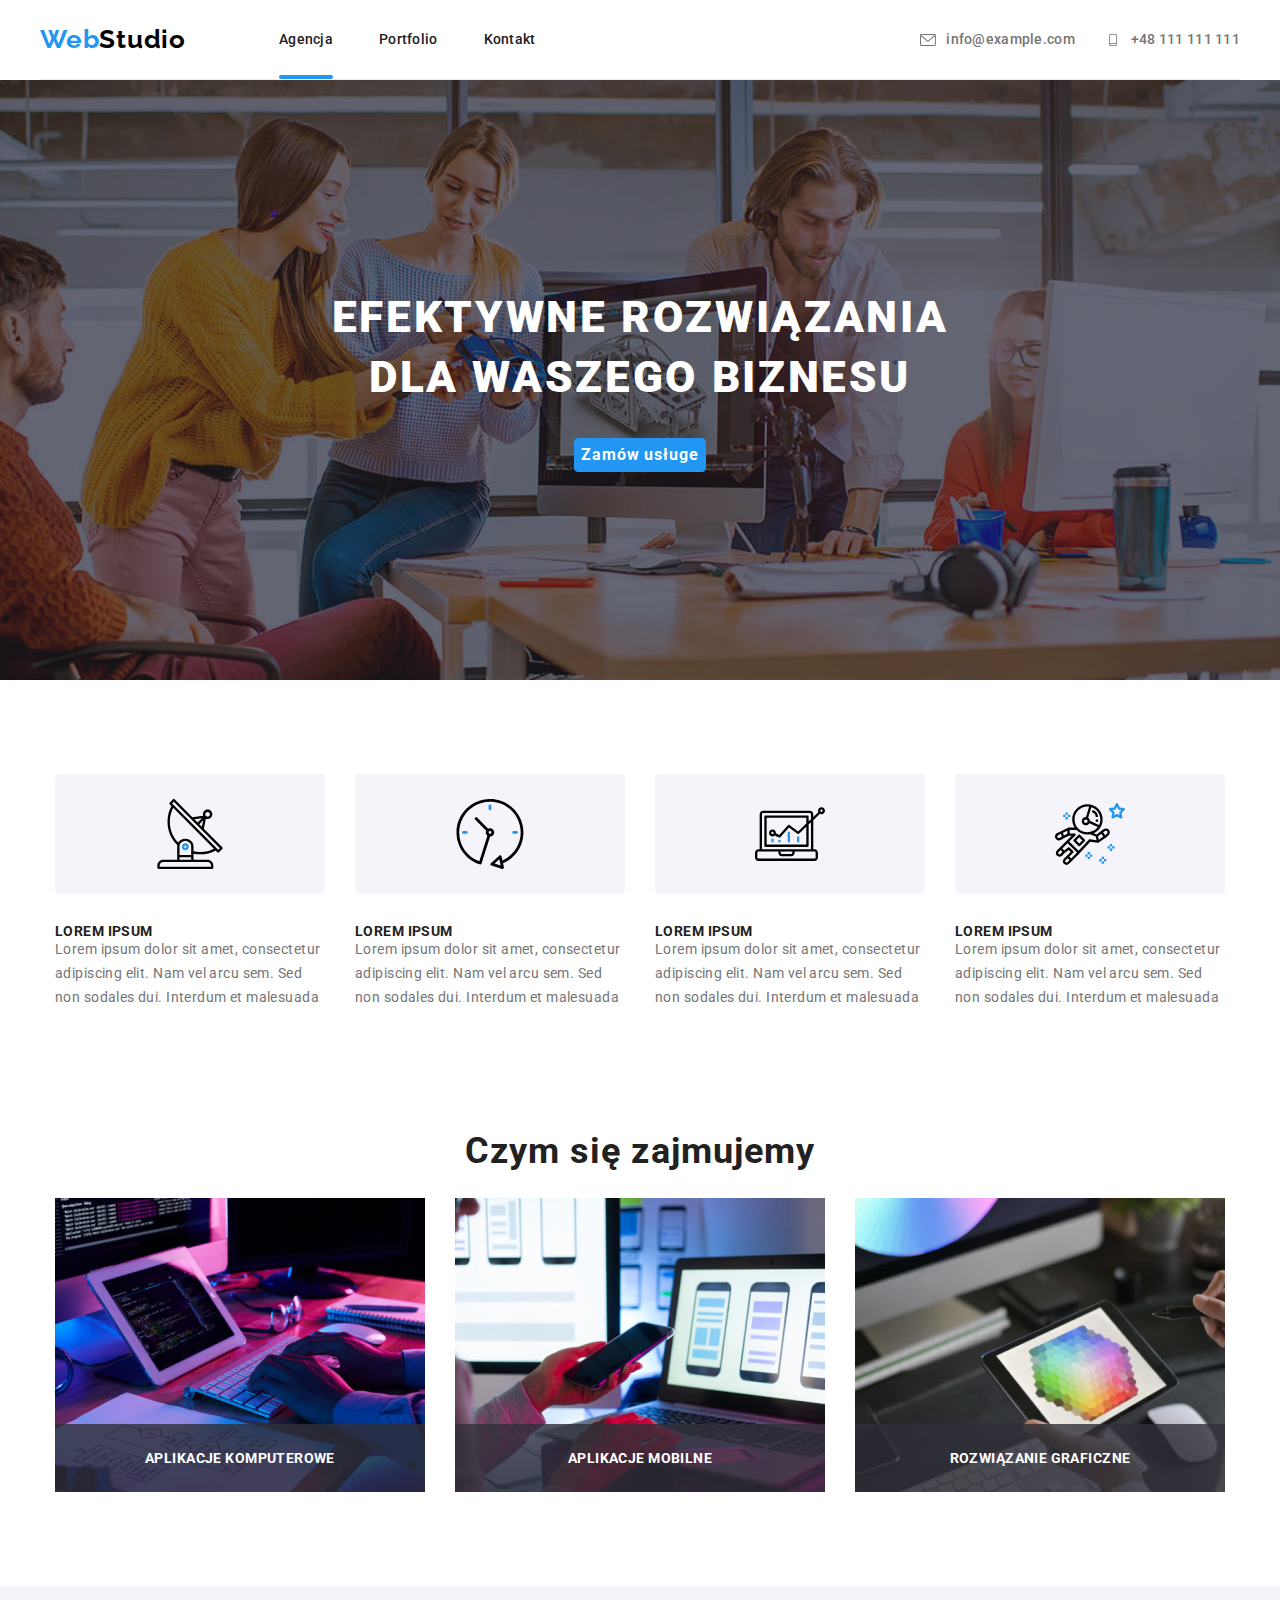
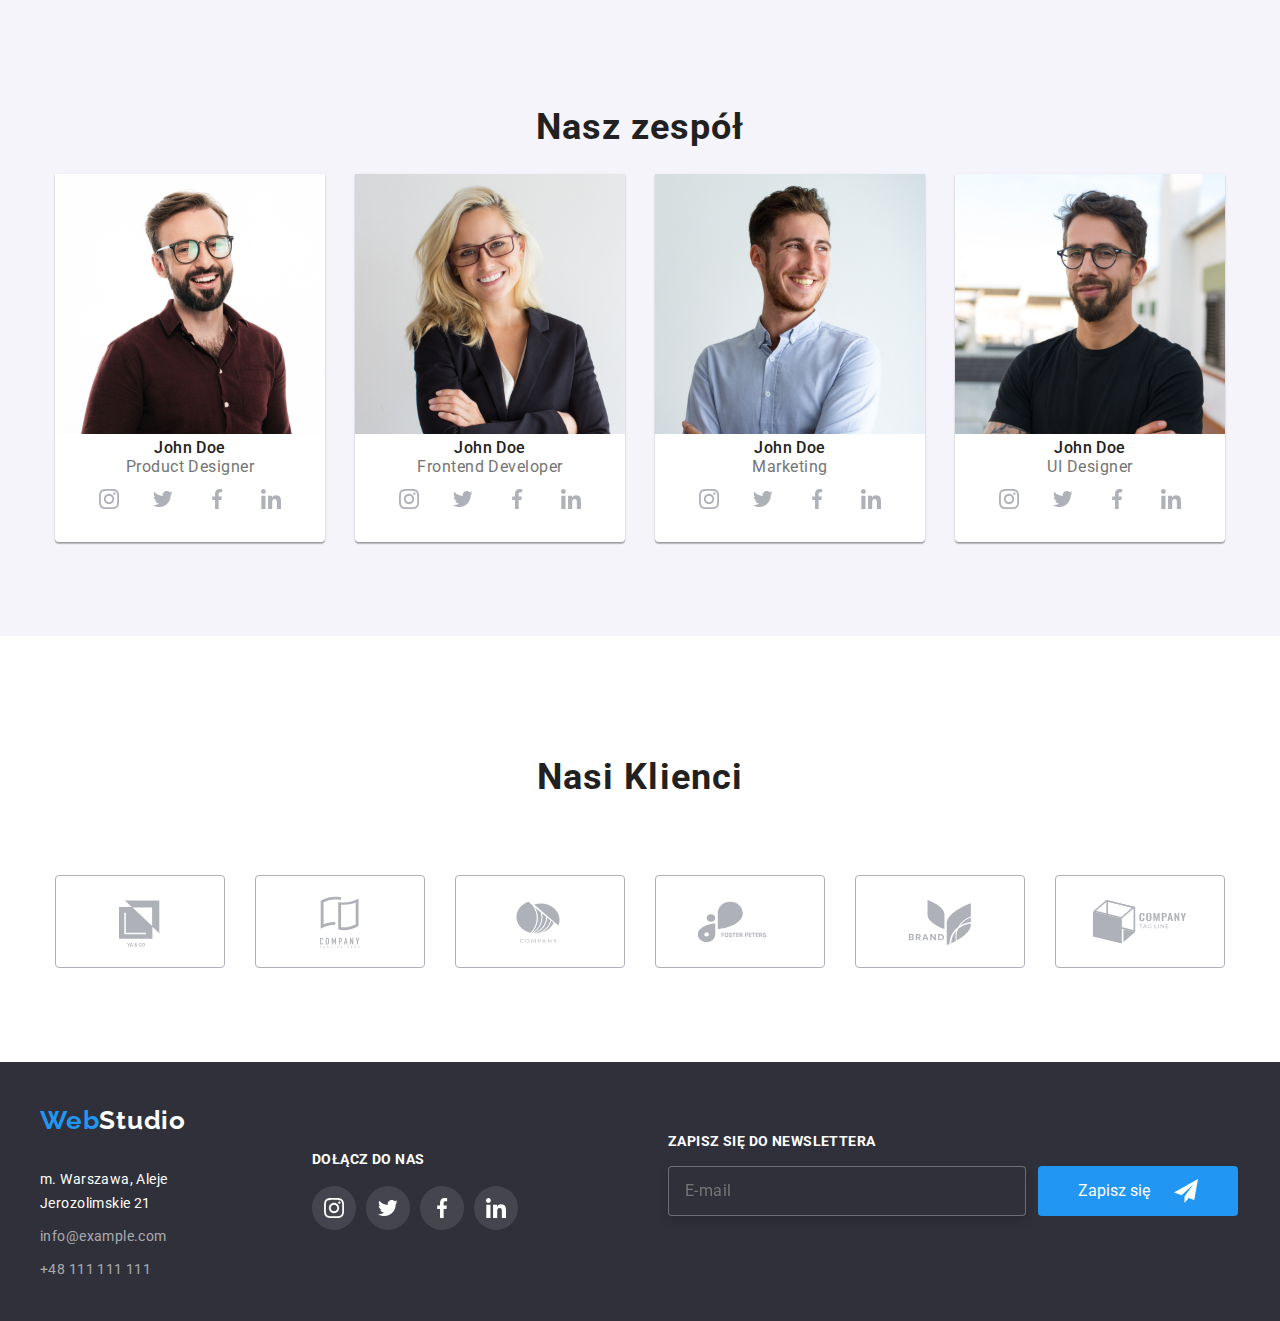
<file: index.html>
<!DOCTYPE html>
<html lang="en">
  <head>
    <meta charset="UTF-8" />
    <meta http-equiv="X-UA-Compatible" content="IE=edge" />
    <meta name="viewport" content="width=device-width, initial-scale=1.0" />
    <link rel="stylesheet" href="css/styles.css" />
    <link rel="preconnect" href="https://fonts.googleapis.com" />
    <link rel="preconnect" href="https://fonts.gstatic.com" crossorigin />
    <link
      href="https://fonts.googleapis.com/css2?family=Raleway:wght@700&family=Roboto:wght@400;500;700;900&display=swap"
      rel="stylesheet"
    />
    <title>Studio</title>
  </head>
  <body>
    <header class="header">
      <div class="header-wrapper">
        <a class="logo-link-header" href="index.html"
          ><span class="web-color">Web</span>Studio</a
        >
        <nav class="navigation">
          <ul>
            <li>
              <a class="nav-element current-page-main" href="index.html"
                >Agencja</a
              >
            </li>
            <li>
              <a class="nav-element" href="portfolio.html">Portfolio</a>
            </li>
            <li>
              <a class="nav-element">Kontakt</a>
            </li>
          </ul>
        </nav>
      </div>
      <ul class="header-contact-wrapper">
        <li>
          <div>
            <svg width="16" height="12" class="header-contact-icon">
              <use href="images/icons.svg#icon-envelope"></use>
            </svg>
            <a
              class="header-contact header-contact-email"
              href="mailto:info@example.com"
              >info@example.com</a
            >
          </div>
        </li>
        <li>
          <div>
            <svg width="16" height="12" class="header-contact-icon">
              <use href="images/icons.svg#icon-smartphone"></use>
            </svg>
            <p class="header-contact">+48 111 111 111</p>
          </div>
        </li>
      </ul>
    </header>
    <main>
      <section class="banner">
        <h1 class="banner-header">EFEKTYWNE ROZWIĄZANIA DLA WASZEGO BIZNESU</h1>
        <button class="banner-button" type="button" data-modal-open>
          Zamów usługe
        </button>
        <div class="backdrop is-hidden" data-modal>
          <div class="modal">
            <button class="modal-close-button" data-modal-close>
              <svg width="18" height="18">
                <use href="images/icons.svg#icon-close"></use>
              </svg>
            </button>
            <form class="order-form">
              <p class="form-title">Zostaw swoje dane w formularzu poniżej</p>
              <fieldset class="form-fieldset">
                <label class="form-label" for="name">Imie</label>
                <svg class="form-icon" width="18" height="18">
                  <use href="images/icons.svg#icon-person"></use>
                </svg>
                <input
                  id="name"
                  name="name"
                  class="form-input"
                  type="text"
                  required
                  minlength="2"
                  maxlength="10"
                />
              </fieldset>
              <fieldset class="form-fieldset">
                <label class="form-label" for="telephone">Telefon</label>
                <svg class="form-icon" width="18" height="18">
                  <use href="images/icons.svg#icon-telephone"></use>
                </svg>
                <input
                  id="telephone"
                  name="telephone"
                  class="form-input"
                  type="tel"
                  required
                />
              </fieldset>
              <fieldset class="form-fieldset">
                <label class="form-label" for="email"> Email</label>
                <svg class="form-icon" width="18" height="18">
                  <use href="images/icons.svg#icon-form-envelope"></use>
                </svg>
                <input
                  id="email"
                  name="email"
                  class="form-input"
                  type="email"
                  required
                />
              </fieldset>
              <fieldset class="form-textarea-wrapper">
                <label class="form-label" for="comment">Komentarz</label>
                <textarea
                  placeholder="Wprowadź tekst"
                  id="comment"
                  name="comment"
                  class="form-textarea"
                  rows="9"
                  maxlength="200"
                ></textarea>
              </fieldset>
              <fielset class="form-privacy-policy">
                <input
                  type="checkbox"
                  id="form-checkbox"
                  name="form-checkbox"
                  class="form-checkbox"
                  required
                />
                <label for="form-checkbox">
                  Oświadczam iż akceptuję&nbsp
                  <a href="#">Regulamin</a> &nbspi&nbsp
                  <a href="#">Politykę Prywatności.</a>
                </label>
                <div class="checkmark">
                  <svg width="11" height="8">
                    <use href="images/icons.svg#icon-checkmark"></use>
                  </svg>
                </div>
              </fielset>
              <button class="form-button" type="submit">
                <span>Wyślij</span>
              </button>
            </form>
          </div>
        </div>
      </section>
      <section class="description section">
        <ul class="description-list-items">
          <li>
            <div class="description-icon-wrapper">
              <svg width="70" height="70" class="description-icon">
                <use href="images/icons.svg#icon-antenna"></use>
              </svg>
            </div>
            <h4>LOREM IPSUM</h4>
            <p class="description-text">
              Lorem ipsum dolor sit amet, consectetur adipiscing elit. Nam vel
              arcu sem. Sed non sodales dui. Interdum et malesuada
            </p>
          </li>
          <li>
            <div class="description-icon-wrapper">
              <svg width="70" height="70" class="description-icon">
                <use href="images/icons.svg#icon-clock"></use>
              </svg>
            </div>
            <h4>LOREM IPSUM</h4>
            <p class="description-text">
              Lorem ipsum dolor sit amet, consectetur adipiscing elit. Nam vel
              arcu sem. Sed non sodales dui. Interdum et malesuada
            </p>
          </li>
          <li>
            <div class="description-icon-wrapper">
              <svg width="70" height="70" class="description-icon">
                <use href="images/icons.svg#icon-diagram"></use>
              </svg>
            </div>
            <h4>LOREM IPSUM</h4>
            <p class="description-text">
              Lorem ipsum dolor sit amet, consectetur adipiscing elit. Nam vel
              arcu sem. Sed non sodales dui. Interdum et malesuada
            </p>
          </li>
          <li>
            <div class="description-icon-wrapper">
              <svg width="70" height="70" class="description-icon">
                <use href="images/icons.svg#icon-astronaut"></use>
              </svg>
            </div>
            <h4>LOREM IPSUM</h4>
            <p class="description-text">
              Lorem ipsum dolor sit amet, consectetur adipiscing elit. Nam vel
              arcu sem. Sed non sodales dui. Interdum et malesuada
            </p>
          </li>
        </ul>
        <div class="description-title">
          <h2>Czym się zajmujemy</h2>
          <ul>
            <li class="description-image">
              <img
                src="images/close-up-image-programer-working-his-desk-office_1098-18707.jpg"
                alt="close up image programer working his desk office"
                width="370"
                height="294"
              />
              <p class="service-description">Aplikacje Komputerowe</p>
            </li>
            <li class="description-image">
              <img
                src="images/web-ui-designers-are-developing-application-smartphones-team-creators-is-working-interface-mobile-phones_8119-2713.jpg"
                alt="web ui designers are developing application smartphones team
        creators is working interface mobile phones"
                width="370"
                height="294"
              />
              <p class="service-description">Aplikacje Mobilne</p>
            </li>
            <li class="description-image">
              <img
                src="images/creative-artist-web-design-with-working-colour-selection-graphic-tablet_35674-1119.jpg"
                alt="creative artist web design with working colour selection graphic
        tablet"
                width="370"
                height="294"
              />
              <p class="service-description">Rozwiązanie Graficzne</p>
            </li>
          </ul>
        </div>
      </section>
      <section class="our-team section">
        <h2>Nasz zespół</h2>
        <ul>
          <li class="team-card">
            <img
              src="images/4853.jpg"
              alt="Product Designer"
              width="270"
              height="260"
            />
            <p class="team-card-name">John Doe</p>
            <p class="team-card-job">Product Designer</p>
            <div class="our-team-icons-wrapper">
              <ul>
                <li>
                  <svg width="20" height="20" class="our-team-icons">
                    <use href="images/icons.svg#icon-instagram"></use>
                  </svg>
                </li>
                <li>
                  <svg width="20" height="20" class="our-team-icons">
                    <use href="images/icons.svg#icon-twitter"></use>
                  </svg>
                </li>
                <li>
                  <svg width="20" height="20" class="our-team-icons">
                    <use href="images/icons.svg#icon-facebook"></use>
                  </svg>
                </li>
                <li>
                  <svg width="20" height="20" class="our-team-icons">
                    <use href="images/icons.svg#icon-linkedin"></use>
                  </svg>
                </li>
              </ul>
            </div>
          </li>
          <li class="team-card">
            <img
              src="images/5844.jpg"
              alt="Frontend Developer"
              width="270"
              height="260"
            />
            <p class="team-card-name">John Doe</p>
            <p class="team-card-job">Frontend Developer</p>
            <div class="our-team-icons-wrapper">
              <ul>
                <li>
                  <svg width="20" height="20" class="our-team-icons">
                    <use href="images/icons.svg#icon-instagram"></use>
                  </svg>
                </li>
                <li>
                  <svg width="20" height="20" class="our-team-icons">
                    <use href="images/icons.svg#icon-twitter"></use>
                  </svg>
                </li>
                <li>
                  <svg width="20" height="20" class="our-team-icons">
                    <use href="images/icons.svg#icon-facebook"></use>
                  </svg>
                </li>
                <li>
                  <svg width="20" height="20" class="our-team-icons">
                    <use href="images/icons.svg#icon-linkedin"></use>
                  </svg>
                </li>
              </ul>
            </div>
          </li>
          <li class="team-card">
            <img
              src="images/16166.jpg"
              alt="Marketing"
              width="270"
              height="260"
            />
            <p class="team-card-name">John Doe</p>
            <p class="team-card-job">Marketing</p>
            <div class="our-team-icons-wrapper">
              <ul>
                <li>
                  <svg width="20" height="20" class="our-team-icons">
                    <use href="images/icons.svg#icon-instagram"></use>
                  </svg>
                </li>
                <li>
                  <svg width="20" height="20" class="our-team-icons">
                    <use href="images/icons.svg#icon-twitter"></use>
                  </svg>
                </li>
                <li>
                  <svg width="20" height="20" class="our-team-icons">
                    <use href="images/icons.svg#icon-facebook"></use>
                  </svg>
                </li>
                <li>
                  <svg width="20" height="20" class="our-team-icons">
                    <use href="images/icons.svg#icon-linkedin"></use>
                  </svg>
                </li>
              </ul>
            </div>
          </li>
          <li class="team-card">
            <img
              src="images/2968.jpg"
              alt="UI Designer"
              width="270"
              height="260"
            />
            <p class="team-card-name">John Doe</p>
            <p class="team-card-job">UI Designer</p>
            <div class="our-team-icons-wrapper">
              <ul>
                <li>
                  <svg width="20" height="20" class="our-team-icons">
                    <use href="images/icons.svg#icon-instagram"></use>
                  </svg>
                </li>
                <li>
                  <svg width="20" height="20" class="our-team-icons">
                    <use href="images/icons.svg#icon-twitter"></use>
                  </svg>
                </li>
                <li>
                  <svg width="20" height="20" class="our-team-icons">
                    <use href="images/icons.svg#icon-facebook"></use>
                  </svg>
                </li>
                <li>
                  <svg width="20" height="20" class="our-team-icons">
                    <use href="images/icons.svg#icon-linkedin"></use>
                  </svg>
                </li>
              </ul>
            </div>
          </li>
        </ul>
      </section>
      <section class="our-clients section">
        <h2>Nasi Klienci</h2>
        <ul>
          <li>
            <div>
              <svg width="106" height="60" class="our-clients-icon">
                <use href="images/icons.svg#icon-company-1"></use>
              </svg>
            </div>
          </li>
          <li>
            <div>
              <svg width="106" height="60" class="our-clients-icon">
                <use href="images/icons.svg#icon-company-2"></use>
              </svg>
            </div>
          </li>
          <li>
            <div>
              <svg width="106" height="60" class="our-clients-icon">
                <use href="images/icons.svg#icon-company-3"></use>
              </svg>
            </div>
          </li>
          <li>
            <div>
              <svg width="106" height="60" class="our-clients-icon">
                <use href="images/icons.svg#icon-company-4"></use>
              </svg>
            </div>
          </li>
          <li>
            <div>
              <svg width="106" height="60" class="our-clients-icon">
                <use href="images/icons.svg#icon-company-5"></use>
              </svg>
            </div>
          </li>
          <li>
            <div>
              <svg width="106" height="60" class="our-clients-icon">
                <use href="images/icons.svg#icon-company-6"></use>
              </svg>
            </div>
          </li>
        </ul>
      </section>
    </main>
    <footer class="footer">
      <div class="footer-wrapper">
        <div>
          <a class="logo-link-footer" href="index.html"
            ><span class="web-color">Web</span>Studio</a
          >
          <address class="footer-address-wrapper">
            <ul>
              <li>
                <span class="footer-address"
                  >m. Warszawa, Aleje Jerozolimskie 21</span
                >
              </li>
              <li>
                <span>
                  <a class="footer-contact" href="mailto:info@example.com"
                    >info@example.com</a
                  ></span
                >
              </li>
              <li>
                <span class="footer-contact">+48 111 111 111</span>
              </li>
            </ul>
          </address>
        </div>
        <div class="join-to-us">
          <p>DOŁĄCZ DO NAS</p>
          <ul>
            <div class="footer-icon-wrapper">
              <li>
                <svg width="20" height="20" class="footer-icon">
                  <use href="images/icons.svg#icon-instagram"></use>
                </svg>
              </li>
            </div>
            <div class="footer-icon-wrapper">
              <li>
                <svg width="20" height="20" class="footer-icon">
                  <use href="images/icons.svg#icon-twitter"></use>
                </svg>
              </li>
            </div>
            <div class="footer-icon-wrapper">
              <li>
                <svg width="20" height="20" class="footer-icon">
                  <use href="images/icons.svg#icon-facebook"></use>
                </svg>
              </li>
            </div>
            <div class="footer-icon-wrapper">
              <li>
                <svg width="20" height="20" class="footer-icon">
                  <use href="images/icons.svg#icon-linkedin"></use>
                </svg>
              </li>
            </div>
          </ul>
        </div>
        <form class="form-newsletter">
          <fieldset class="form-newsletter-wrapper">
            <label class="newsletter-label"> Zapisz się do newslettera </label>
            <input name="newsletter-email" placeholder="E-mail" type="email" />

            <button class="newsletter-button" type="submit">
              <span>Zapisz się</span>
              <svg width="24" height="24">
                <use href="images/icons.svg#icon-newsletter"></use>
              </svg>
            </button>
          </fieldset>
        </form>
      </div>
    </footer>
    <script src="modal.js"></script>
  </body>
</html>
</file>
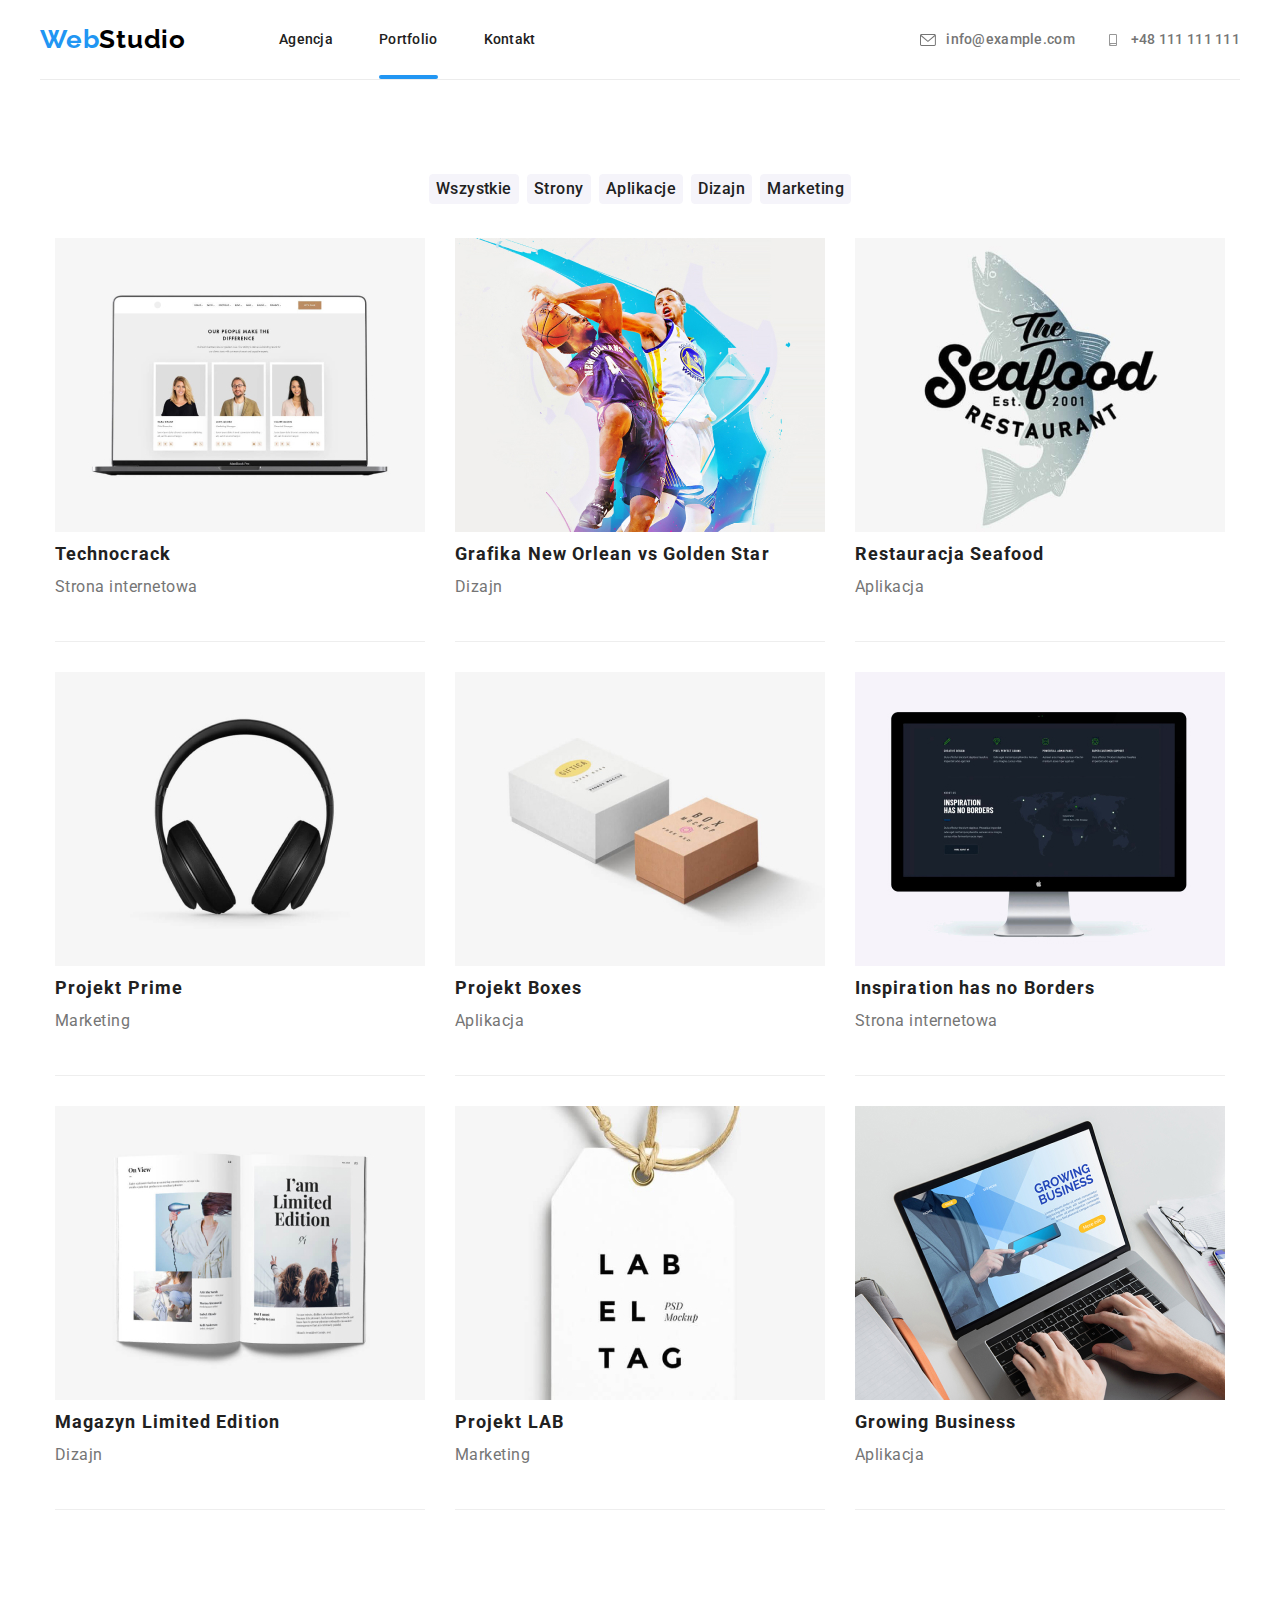
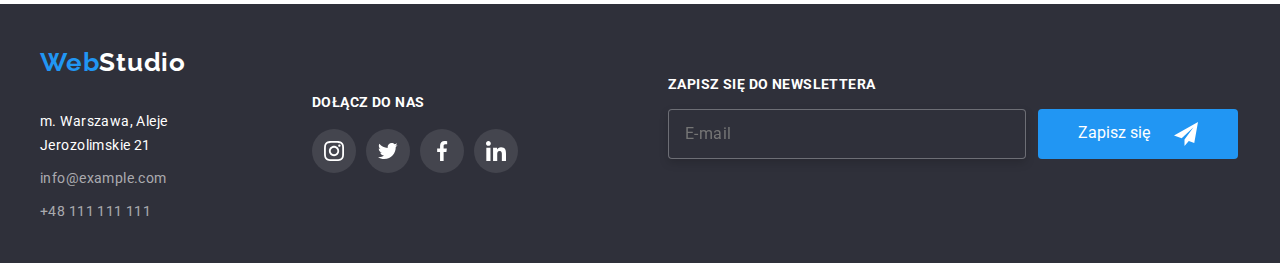
<file: portfolio.html>
<!DOCTYPE html>
<html lang="en">
  <head>
    <meta charset="UTF-8" />
    <meta http-equiv="X-UA-Compatible" content="IE=edge" />
    <meta name="viewport" content="width=device-width, initial-scale=1.0" />
    <link rel="stylesheet" href="css/styles.css" />
    <link rel="preconnect" href="https://fonts.googleapis.com" />
    <link rel="preconnect" href="https://fonts.gstatic.com" crossorigin />
    <link
      href="https://fonts.googleapis.com/css2?family=Raleway:wght@700&family=Roboto:wght@400;500;700;900&display=swap"
      rel="stylesheet"
    />
    <title>Portfolio</title>
  </head>
  <body>
    <header class="header">
      <div class="header-wrapper">
       <a class="logo-link-header" href="index.html"
        ><span class="web-color">Web</span>Studio</a>
       <nav class="navigation">
        <ul>
          <li>
            <a class="nav-element" href="index.html"
              >Agencja</a
            >
          </li>
          <li>
            <a class="nav-element current-page-portfolio" href="portfolio.html"
              >Portfolio</a
            >
          </li>
          <li><a class="nav-element">Kontakt</a></li>
        </ul>
        </div>
      </nav>
      <ul class="header-contact-wrapper">
        <li>
          <div>
           <svg  width="16" height="12" class="header-contact-icon" >
            <use href="images/icons.svg#icon-envelope"></use>
          </svg>
          <a
            class="header-contact header-contact-email"
            href="mailto:info@example.com"
            >info@example.com</a
          >
          </div>
        </li>
        <li>
          <div>
           <svg width="16" height="12" class="header-contact-icon" >
            <use href="images/icons.svg#icon-smartphone"></use>
          </svg>
          <p class="header-contact">+48 111 111 111</p>
          </div>
        </li>
      </ul>
    </header>
    <main>
      <div class="container section">
        <section class="portfolio-main-page">
          <div class="portfolio-selector-list">
            <ul>
              <li>
                <button class="portfolio-selector-button" type="button">
                  Wszystkie
                </button>
              </li>
              <li>
                <button class="portfolio-selector-button" type="button">
                  Strony
                </button>
              </li>
              <li>
                <button class="portfolio-selector-button" type="button">
                  Aplikacje
                </button>
              </li>
              <li>
                <button class="portfolio-selector-button" type="button">
                  Dizajn
                </button>
              </li>
              <li>
                <button class="portfolio-selector-button" type="button">
                  Marketing
                </button>
              </li>
            </ul>
          </div>
          <ul class="projects">
            <li class="project-element">
              <img
                src="images/technocrack.jpg"
                alt="Technocrack website"
                width="370"
                height="294"
              />
              <div class="image-overlay">
                <p>Technocrack jest popularną platformą wykorzystywaną do rozpowszechniania koronawirusa. Firmy wykorzystują tę platformę do celów szpiegowskich i ataków na niezabezpieczone serwery konkurencji</p>
              </div>
              <p class="project-element-title">Technocrack</p>
              <p class="project-element-type">Strona internetowa</p>
            </li>
            <li class="project-element">
              <img
                src="images/new_orlean_vs_golden_star.jpg"
                alt="basketball match poster"
                width="370"
                height="294"
              />
              <div class="image-overlay">
                <p>Technocrack jest popularną platformą wykorzystywaną do rozpowszechniania koronawirusa. Firmy wykorzystują tę platformę do celów szpiegowskich i ataków na niezabezpieczone serwery konkurencji</p>
              </div>
              <p class="project-element-title">
                Grafika New Orlean vs Golden Star
              </p>
              <p class="project-element-type">Dizajn</p>
            </li>
            <li class="project-element">
              <img
                src="images/seafood.jpg"
                alt="restaurant logo"
                width="370"
                height="294"
              />
              <div class="image-overlay">
                <p>Technocrack jest popularną platformą wykorzystywaną do rozpowszechniania koronawirusa. Firmy wykorzystują tę platformę do celów szpiegowskich i ataków na niezabezpieczone serwery konkurencji</p>
              </div>
              <p class="project-element-title">Restauracja Seafood</p>
              <p class="project-element-type">Aplikacja</p>
            </li>
            <li class="project-element">
              <img
                src="images/headphones.jpg"
                alt="headphones"
                width="370"
                height="294"
              />
              <div class="image-overlay">
                <p>Technocrack jest popularną platformą wykorzystywaną do rozpowszechniania koronawirusa. Firmy wykorzystują tę platformę do celów szpiegowskich i ataków na niezabezpieczone serwery konkurencji</p>
              </div>
              <p class="project-element-title">Projekt Prime</p>
              <p class="project-element-type">Marketing</p>
            </li>
            <li class="project-element">
              <img
                src="images/boxes.jpg"
                alt="boxes"
                width="370"
                height="294"
              />
              <div class="image-overlay">
                <p>Technocrack jest popularną platformą wykorzystywaną do rozpowszechniania koronawirusa. Firmy wykorzystują tę platformę do celów szpiegowskich i ataków na niezabezpieczone serwery konkurencji</p>
              </div>
              <p class="project-element-title">Projekt Boxes</p>
              <p class="project-element-type">Aplikacja</p>
            </li>
            <li class="project-element">
              <img
                src="images/monitor.jpg"
                alt="Inspiration has no Borders website"
                width="370"
                height="294"
              />
              <div class="image-overlay">
                <p>Technocrack jest popularną platformą wykorzystywaną do rozpowszechniania koronawirusa. Firmy wykorzystują tę platformę do celów szpiegowskich i ataków na niezabezpieczone serwery konkurencji</p>
              </div>
              <p class="project-element-title">Inspiration has no Borders</p>
              <p class="project-element-type">Strona internetowa</p>
            </li>
            <li class="project-element">
              <img
                src="images/magazine.jpg"
                alt="Magazine"
                width="370"
                height="294"
              />
              <div class="image-overlay">
                <p>Technocrack jest popularną platformą wykorzystywaną do rozpowszechniania koronawirusa. Firmy wykorzystują tę platformę do celów szpiegowskich i ataków na niezabezpieczone serwery konkurencji</p>
              </div>
              <p class="project-element-title">Magazyn Limited Edition</p>
              <p class="project-element-type">Dizajn</p>
            </li>
            <li class="project-element">
              <img
                src="images/project_lab.jpg"
                alt="Project LAB"
                width="370"
                height="294"
              />
              <div class="image-overlay">
                <p>Technocrack jest popularną platformą wykorzystywaną do rozpowszechniania koronawirusa. Firmy wykorzystują tę platformę do celów szpiegowskich i ataków na niezabezpieczone serwery konkurencji</p>
              </div>
              <p class="project-element-title">Projekt LAB</p>
              <p class="project-element-type">Marketing</p>
            </li>
            <li class="project-element">
              <img
                src="images/growing_business.jpg"
                alt="Growing business application"
                width="370"
                height="294"
              />
              <div class="image-overlay">
                <p>Technocrack jest popularną platformą wykorzystywaną do rozpowszechniania koronawirusa. Firmy wykorzystują tę platformę do celów szpiegowskich i ataków na niezabezpieczone serwery konkurencji</p>
              </div>
              <p class="project-element-title">Growing Business</p>
              <p class="project-element-type">Aplikacja</p>
            </li>
          </ul>
        </section>
      </div>
    </main>
    <footer class="footer">
      <div class="footer-wrapper">
        <div>
          <a class="logo-link-footer" href="index.html"
            ><span class="web-color">Web</span>Studio</a
          >
          <address class="footer-address-wrapper">
            <ul>
              <li>
                <span class="footer-address"
                  >m. Warszawa, Aleje Jerozolimskie 21</span
                >
              </li>
              <li>
                <span>
                  <a class="footer-contact" href="mailto:info@example.com"
                    >info@example.com</a
                  ></span
                >
              </li>
              <li>
                <span class="footer-contact">+48 111 111 111</span>
              </li>
            </ul>
          </address>
        </div>
        <div class="join-to-us">
          <p>DOŁĄCZ DO NAS</p>
          <ul>
            <div class="footer-icon-wrapper">
              <li>
                <svg width="20" height="20" class="footer-icon">
                  <use href="images/icons.svg#icon-instagram"></use>
                </svg>
              </li>
            </div>
            <div class="footer-icon-wrapper">
              <li>
                <svg width="20" height="20" class="footer-icon">
                  <use href="images/icons.svg#icon-twitter"></use>
                </svg>
              </li>
            </div>
            <div class="footer-icon-wrapper">
              <li>
                <svg width="20" height="20" class="footer-icon">
                  <use href="images/icons.svg#icon-facebook"></use>
                </svg>
              </li>
            </div>
            <div class="footer-icon-wrapper">
              <li>
                <svg width="20" height="20" class="footer-icon">
                  <use href="images/icons.svg#icon-linkedin"></use>
                </svg>
              </li>
            </div>
          </ul>
        </div>
        <form class="form-newsletter">
          <fieldset class="form-newsletter-wrapper">
            <label class="newsletter-label"> Zapisz się do newslettera </label>
            <input name="newsletter-email" placeholder="E-mail" type="email" />

            <button class="newsletter-button" type="submit">
              <span>Zapisz się</span>
              <svg width="24" height="24">
                <use href="images/icons.svg#icon-newsletter"></use>
              </svg>
            </button>
          </fieldset>
        </form>
      </div>
    </footer>
  </body>
</html>
</file>
<file: css/styles.css>
/*! modern-normalize v1.1.0 | MIT License | https://github.com/sindresorhus/modern-normalize */

/*
Document
========
*/

/**
Use a better box model (opinionated).
*/

*,
::before,
::after {
  box-sizing: border-box;
}

/**
1. Correct the line height in all browsers.
2. Prevent adjustments of font size after orientation changes in iOS.
3. Use a more readable tab size (opinionated).
*/

html {
  line-height: 1.15; /* 1 */
  -webkit-text-size-adjust: 100%; /* 2 */
  -moz-tab-size: 4; /* 3 */
  tab-size: 4; /* 3 */
}

/*
Sections
========
*/

/**
1. Remove the margin in all browsers.
2. Improve consistency of default fonts in all browsers. (https://github.com/sindresorhus/modern-normalize/issues/3)
*/

body {
  margin: 0; /* 1 */
  font-family: system-ui, -apple-system,
    /* Firefox supports this but not yet `system-ui` */ "Segoe UI", Roboto,
    Helvetica, Arial, sans-serif, "Apple Color Emoji", "Segoe UI Emoji"; /* 2 */
}

/*
Grouping content
================
*/

/**
1. Add the correct height in Firefox.
2. Correct the inheritance of border color in Firefox. (https://bugzilla.mozilla.org/show_bug.cgi?id=190655)
*/

hr {
  height: 0; /* 1 */
  color: inherit; /* 2 */
}

/*
Text-level semantics
====================
*/

/**
Add the correct text decoration in Chrome, Edge, and Safari.
*/

abbr[title] {
  text-decoration: underline dotted;
}

/**
Add the correct font weight in Edge and Safari.
*/

b,
strong {
  font-weight: bolder;
}

/**
1. Improve consistency of default fonts in all browsers. (https://github.com/sindresorhus/modern-normalize/issues/3)
2. Correct the odd 'em' font sizing in all browsers.
*/

code,
kbd,
samp,
pre {
  font-family: ui-monospace, SFMono-Regular, Consolas, "Liberation Mono", Menlo,
    monospace; /* 1 */
  font-size: 1em; /* 2 */
}

/**
Add the correct font size in all browsers.
*/

small {
  font-size: 80%;
}

/**
Prevent 'sub' and 'sup' elements from affecting the line height in all browsers.
*/

sub,
sup {
  font-size: 75%;
  line-height: 0;
  position: relative;
  vertical-align: baseline;
}

sub {
  bottom: -0.25em;
}

sup {
  top: -0.5em;
}

/*
Tabular data
============
*/

/**
1. Remove text indentation from table contents in Chrome and Safari. (https://bugs.chromium.org/p/chromium/issues/detail?id=999088, https://bugs.webkit.org/show_bug.cgi?id=201297)
2. Correct table border color inheritance in Chrome and Safari. (https://bugs.chromium.org/p/chromium/issues/detail?id=935729, https://bugs.webkit.org/show_bug.cgi?id=195016)
*/

table {
  text-indent: 0; /* 1 */
  border-color: inherit; /* 2 */
}

/*
Forms
=====
*/

/**
1. Change the font styles in all browsers.
2. Remove the margin in Firefox and Safari.
*/

button,
input,
optgroup,
select,
textarea {
  font-family: inherit; /* 1 */
  font-size: 100%; /* 1 */
  line-height: 1.15; /* 1 */
  margin: 0; /* 2 */
}

/**
Remove the inheritance of text transform in Edge and Firefox.
*/

button,
select {
  text-transform: none;
}

/**
Correct the inability to style clickable types in iOS and Safari.
*/

button,
[type="button"],
[type="reset"],
[type="submit"] {
  -webkit-appearance: button;
}

/**
Remove the inner border and padding in Firefox.
*/

::-moz-focus-inner {
  border-style: none;
  padding: 0;
}

/**
Restore the focus styles unset by the previous rule.
*/

:-moz-focusring {
  outline: 1px dotted ButtonText;
}

/**
Remove the additional ':invalid' styles in Firefox.
See: https://github.com/mozilla/gecko-dev/blob/2f9eacd9d3d995c937b4251a5557d95d494c9be1/layout/style/res/forms.css#L728-L737
*/

:-moz-ui-invalid {
  box-shadow: none;
}

/**
Remove the padding so developers are not caught out when they zero out 'fieldset' elements in all browsers.
*/

legend {
  padding: 0;
}

/**
Add the correct vertical alignment in Chrome and Firefox.
*/

progress {
  vertical-align: baseline;
}

/**
Correct the cursor style of increment and decrement buttons in Safari.
*/

::-webkit-inner-spin-button,
::-webkit-outer-spin-button {
  height: auto;
}

/**
1. Correct the odd appearance in Chrome and Safari.
2. Correct the outline style in Safari.
*/

[type="search"] {
  -webkit-appearance: textfield; /* 1 */
  outline-offset: -2px; /* 2 */
}

/**
Remove the inner padding in Chrome and Safari on macOS.
*/

::-webkit-search-decoration {
  -webkit-appearance: none;
}

/**
1. Correct the inability to style clickable types in iOS and Safari.
2. Change font properties to 'inherit' in Safari.
*/

::-webkit-file-upload-button {
  -webkit-appearance: button; /* 1 */
  font: inherit; /* 2 */
}

/*
Interactive
===========
*/

/*
Add the correct display in Chrome and Safari.
*/

summary {
  display: list-item;
}

:root {
  --main-text-color: #212121;
  --background-color: #2f303a;
  --text-color: #757575;
  --fancy-blue-color: #2196f3;
  --icon-color: #afb1b8;
}

body {
  font-family: "Roboto", sans-serif;
  color: var(--main-text-color);
}

p {
  margin: 0;
  padding: 0;
}

ul {
  margin: 0;
  padding: 0;
}

h1,
h2,
h4 {
  margin: 0;
  padding: 0;
}

.header {
  border-bottom: 1px solid #ececec;
  background-color: #ffffff;
  display: flex;
  align-items: center;
  padding-top: 11px;
  padding-bottom: 11px;
  margin: 0 auto;
  width: 1200px;
  justify-content: space-between;
}

.header nav ul {
  display: flex;
  margin: 0;
  padding-left: 93px;
}

.header .header-contact-wrapper {
  display: flex;
  align-items: center;
  justify-content: flex-end;
  gap: 30px;
}

.header-contact-wrapper div {
  display: flex;
  align-items: center;
  gap: 10px;
}

.header-contact-wrapper div:hover svg {
  cursor: pointer;
  fill: var(--fancy-blue-color);
}

.web-color {
  color: var(--fancy-blue-color);
}

.footer {
  background-color: var(--background-color);
  display: flex;
  margin: 0 auto;
  display: flex;
  align-items: center;
  gap: 70px;
  padding-top: 30px;
  padding-bottom: 30px;
}

.footer li {
  display: flex;
  list-style: none;
}

.footer-address {
  font-style: normal;
  font-weight: 400;
  font-size: 14px;
  letter-spacing: 0.03em;
  line-height: 1.71;
  color: #ffffff;
  margin: 0;
  padding-block: 9px;
}

.footer-address-wrapper {
  padding-top: 10px;
}

.footer-wrapper {
  display: flex;
  align-items: center;
  gap: 70px;
  width: 1200px;
  margin: 0 auto;
}

.footer-contact {
  font-style: normal;
  font-weight: 400;
  font-size: 14px;
  letter-spacing: 0.03em;
  line-height: 1.71;
  color: rgba(255, 255, 255, 0.6);
  margin: 0;
  padding-block: 9px;
  text-decoration: none;
}

.footer-contact:hover {
  cursor: pointer;
  color: var(--fancy-blue-color);
}

.logo-link-footer {
  font-family: "Raleway", sans-serif;
  font-style: normal;
  font-weight: 700;
  font-size: 26px;
  letter-spacing: 0.03em;
  line-height: 2.2;
  color: #ffffff;
  text-decoration: none;
}

.logo-link-header {
  font-family: "Raleway", sans-serif;
  font-style: normal;
  font-weight: 700;
  font-size: 26px;
  letter-spacing: 0.03em;
  line-height: 2.2;
  color: #000000;
  text-decoration: none;
  margin: 0;
}

.navigation a {
  position: relative;
}

.current-page-main::after {
  content: "";
  position: absolute;
  left: 0;
  right: 0;
  bottom: -32px;
  background-color: #2196f3;
  width: 100%;
  height: 4px;
  border-radius: 2px;
}

.current-page-portfolio::after {
  content: "";
  position: absolute;
  left: 0;
  right: 0;
  bottom: -32px;
  background-color: #2196f3;
  width: 100%;
  height: 4px;
  border-radius: 2px;
}

.nav-element {
  font-style: normal;
  font-weight: 500;
  font-size: 14px;
  line-height: 1.14;
  letter-spacing: 0.02em;
  text-decoration: none;
  color: var(--main-text-color);
  margin-right: 46px;
  transition: color 250ms cubic-bezier(0.4, 0, 0.2, 1);
}

.nav-element:hover,
.nav-element:focus {
  color: var(--fancy-blue-color);
  cursor: pointer;
}

.header li {
  list-style: none;
}

.header-contact {
  font-style: normal;
  font-weight: 500;
  font-size: 14px;
  line-height: 1.14;
  letter-spacing: 0.02em;
  color: var(--text-color);
  text-decoration: none;
  transition: color 250ms cubic-bezier(0.4, 0, 0.2, 1);
}

.header-contact:hover {
  color: var(--fancy-blue-color);
  cursor: pointer;
}

.header-contact:focus {
  color: var(--fancy-blue-color);
}

.banner {
  background-image: linear-gradient(
      rgba(47, 48, 58, 0.4),
      rgba(47, 48, 58, 0.4)
    ),
    url(../images/banner-background.jpg);
  background-position: center;
  background-repeat: no-repeat;
  display: flex;
  flex-direction: column;
  align-items: center;
  justify-content: center;
  padding-bottom: 208px;
  padding-top: 208px;
}

.section {
  padding-top: 94px;
  padding-bottom: 94px;
  margin: 0 auto;
}

.banner-header {
  font-style: normal;
  font-weight: 900;
  font-size: 44px;
  line-height: 1.36;
  letter-spacing: 0.06em;
  text-transform: uppercase;
  color: #ffffff;
  text-align: center;
  padding-bottom: 30px;
  max-width: 696px;
}

.banner-button {
  font-style: normal;
  font-weight: 700;
  font-size: 16px;
  line-height: 1.88;
  letter-spacing: 0.06em;
  color: #ffffff;
  background-color: var(--fancy-blue-color);
  border: 1px solid var(--fancy-blue-color);
  border-radius: 4px;
  cursor: pointer;
}

.description {
  display: flex;
  max-width: 1200px;
}

.description ul {
  display: flex;
  flex-direction: row;
  max-width: 1600px;
}

.description li {
  list-style: none;
  margin-left: 15px;
  margin-right: 15px;
}

.description h4 {
  font-style: normal;
  font-weight: 700;
  font-size: 14px;
  letter-spacing: 0.03em;
  line-height: 1;
  text-transform: uppercase;
}

.description-text {
  font-style: normal;
  font-weight: 400;
  font-size: 14px;
  line-height: 1.71;
  letter-spacing: 0.03em;
  color: var(--text-color);
}

.description-title {
  display: flex;
  flex-direction: column;
  max-width: 1200x;
}

.description-title h2 {
  font-style: normal;
  font-weight: 700;
  font-size: 36px;
  letter-spacing: 0.03em;
  line-height: 2.62;
  text-align: center;
}

.description-title ul {
  position: relative;
  display: flex;
  flex-direction: row;
  justify-content: center;
}

.description-list-items {
  padding-bottom: 94px;
  display: flex;
}

.description-image {
  width: 370px;
  height: 294px;
  margin-left: 15px;
  margin-right: 15px;
}

.our-team {
  background-color: #f5f4fa;
}

.our-team ul {
  display: flex;
  flex-direction: row;
  justify-content: center;
}

.our-team h2 {
  font-style: normal;
  font-weight: 700;
  font-size: 36px;
  letter-spacing: 0.03em;
  line-height: 2.62;
  text-align: center;
}

.our-team li {
  list-style: none;
}

.team-card {
  width: 270px;
  height: 368px;
  background-color: #ffffff;
  box-shadow: 0px 1px 3px rgba(0, 0, 0, 0.12), 0px 1px 1px rgba(0, 0, 0, 0.14),
    0px 2px 1px rgba(0, 0, 0, 0.2);
  border-radius: 0px 0px 4px 4px;
  margin-left: 15px;
  margin-right: 15px;
}

.team-card-name {
  font-style: normal;
  font-weight: 500;
  font-size: 16px;
  letter-spacing: 0.03em;
  line-height: 1.18;
  text-align: center;
}

.team-card-job {
  font-style: normal;
  font-weight: 400;
  font-size: 16px;
  line-height: 1.18;
  letter-spacing: 0.03em;
  color: var(--text-color);
  text-align: center;
}

.portfolio-main-page {
  background-color: #ffffff;
}

.portfolio-main-page li {
  list-style: none;
}

.portfolio-selector-button {
  font-family: inherit;
  font-style: normal;
  font-weight: 500;
  font-size: 16px;
  letter-spacing: 0.03em;
  line-height: 1.62;
  text-align: center;
  color: var(--main-text-color);
  background-color: #f5f4fa;
  border: 1px solid #f5f4fa;
  border-radius: 4px;
  transition: color 250ms cubic-bezier(0.4, 0, 0.2, 1),
    background-color 250ms cubic-bezier(0.4, 0, 0.2, 1),
    border 250ms cubic-bezier(0.4, 0, 0.2, 1),
    box-shadow 250ms cubic-bezier(0.4, 0, 0.2, 1);
}

.portfolio-selector-button:hover,
.portfolio-selector-button:focus {
  color: #ffffff;
  background-color: var(--fancy-blue-color);
  cursor: pointer;
  border: 1px solid var(--fancy-blue-color);
  box-shadow: 0px 3px 1px rgba(0, 0, 0, 0.1), 0px 1px 2px rgba(0, 0, 0, 0.08),
    0px 2px 2px rgba(0, 0, 0, 0.12);
}

.portfolio-selector-button:focus {
  color: #ffffff;
  background-color: var(--fancy-blue-color);
  border-color: var(--fancy-blue-color);
  cursor: pointer;
}

.project-element {
  height: 404px;
  position: relative;
  background: #ffffff;
  border-bottom: 1px solid #eeeeee;
  flex-basis: ((100% - 60px)/3);
  transition: box-shadow 250ms cubic-bezier(0.4, 0, 0.2, 1);
}

.project-element:hover {
  cursor: pointer;
  box-shadow: 0px 1px 1px rgba(0, 0, 0, 0.12), 0px 4px 4px rgba(0, 0, 0, 0.06),
    1px 4px 6px rgba(0, 0, 0, 0.16);
}

.project-element-title {
  font-style: normal;
  font-weight: 700;
  font-size: 18px;
  line-height: 2;
  letter-spacing: 0.06em;
}

.project-element-type {
  font-style: normal;
  font-weight: 400;
  font-size: 16px;
  line-height: 1.88;
  letter-spacing: 0.03em;
  color: var(--text-color);
}

.container {
  max-width: 1200px;
}

.projects {
  display: flex;
  justify-content: center;
  flex-wrap: wrap;
  gap: 30px;
}

.portfolio-selector-list ul {
  display: flex;
  justify-content: center;
  padding-bottom: 34px;
}

.portfolio-selector-list ul li {
  margin-left: 4px;
  margin-right: 4px;
}

.description {
  display: flex;
  flex-wrap: wrap;
  justify-content: center;
}

.header-wrapper {
  display: flex;
  align-items: center;
}

.our-team-icons {
  fill: var(--icon-color);
  transition: fill 250ms cubic-bezier(0.4, 0, 0.2, 1);
}

.our-team-icons-wrapper li {
  display: flex;
  justify-content: center;
  align-items: center;
  width: 44px;
  height: 44px;
  border-radius: 50%;
  transition: background-color 250ms cubic-bezier(0.4, 0, 0.2, 1);
}

.our-team-icons-wrapper li:hover {
  background-color: var(--fancy-blue-color);
  cursor: pointer;
}

.our-team-icons-wrapper ul {
  display: flex;
  gap: 10px;
}

.our-team-icons-wrapper li:hover svg {
  fill: #ffffff;
}

.description-icon-wrapper {
  background-color: #f5f4fa;
  display: flex;
  justify-content: center;
  align-items: center;
  margin-bottom: 30px;
  padding: 25px 0 25px 0;
  border-radius: 4px;
}

.header-contact-icon {
  fill: var(--text-color);
  transition: fill 250ms cubic-bezier(0.4, 0, 0.2, 1);
}

.our-clients li {
  list-style: none;
}

.our-clients ul {
  display: flex;
  justify-content: center;
  gap: 30px;
}

.our-clients div {
  display: flex;
  justify-content: center;
  align-items: center;
  border: 1px solid #afb1b8;
  border-radius: 4px;
  padding: 17px 31px 14px 31px;
  transition: border-color 250ms cubic-bezier(0.4, 0, 0.2, 1);
}

.our-clients div:hover {
  border-color: var(--fancy-blue-color);
  cursor: pointer;
}

.our-clients div:hover svg {
  fill: var(--fancy-blue-color);
}

.our-clients-icon {
  fill: var(--icon-color);
  transition: fill 250ms cubic-bezier(0.4, 0, 0.2, 1);
}

.our-clients h2 {
  font-style: normal;
  font-weight: 700;
  font-size: 36px;
  letter-spacing: 0.03em;
  line-height: 2.62;
  text-align: center;
  padding-bottom: 50px;
}

.footer-icon {
  fill: #ffffff;
}

.footer-icon-wrapper {
  display: flex;
  align-items: center;
  justify-content: center;
  width: 44px;
  height: 44px;
  background-color: rgba(255, 255, 255, 0.1);
  border-radius: 50%;
  transition: background-color 250ms cubic-bezier(0.4, 0, 0.2, 1);
}

.footer-icon-wrapper:hover,
.footer-icon-wrapper:focus {
  background-color: var(--fancy-blue-color);
  cursor: pointer;
}

.join-to-us {
  margin-right: 78px;
}

.join-to-us ul {
  display: flex;
  gap: 10px;
}

.join-to-us p {
  font-family: "Roboto";
  font-style: normal;
  font-weight: 700;
  font-size: 14px;
  line-height: 1;
  letter-spacing: 0.03em;
  text-transform: uppercase;
  color: #ffffff;
  margin-bottom: 20px;
}

.service-description {
  font-family: "Roboto";
  font-style: normal;
  font-weight: 700;
  font-size: 14px;
  line-height: 1;
  letter-spacing: 0.03em;
  text-transform: uppercase;
  text-align: center;
  color: #ffffff;
  position: absolute;
  bottom: 0;
  width: 370px;
  background: rgba(47, 48, 58, 0.8);
  padding-block: 27px;
}

.image-overlay {
  position: absolute;
  bottom: 109.5px;
  left: 0;
  right: 0;
  width: 100%;
  height: 0px;
  background-color: rgba(33, 150, 243, 0.9);
  overflow: hidden;
  transition: height 250ms cubic-bezier(0.4, 0, 0.2, 1);
}

.project-element:hover .image-overlay {
  height: 294px;
}

.image-overlay p {
  font-family: "Roboto";
  font-style: normal;
  font-weight: 400;
  font-size: 18px;
  line-height: 1.56;
  letter-spacing: 0.03em;
  color: #ffffff;
  padding: 49px 45px 49px 25px;
}

.backdrop {
  position: fixed;
  display: flex;
  left: 0;
  top: 0;
  width: 100%;
  height: 100%;
  background-color: rgba(0 0 0 / 0.5);
  z-index: 2;
  transition: transform 250ms;
}

.modal {
  width: 528px;
  height: 581px;
  background-color: #ffffff;
  box-shadow: 0px 1px 3px rgba(0, 0, 0, 0.12), 0px 1px 1px rgba(0, 0, 0, 0.14),
    0px 2px 1px rgba(0, 0, 0, 0.2);
  margin: auto;
  display: flex;
  flex-direction: row;
  position: relative;
  border-radius: 4px;
}

.is-hidden {
  visibility: 1;
  opacity: 1;
  pointer-events: all;
  transform: scale(0);
}

.modal-close-button {
  display: flex;
  position: absolute;
  top: 8px;
  right: 8px;
  align-items: center;
  height: 30px;
  width: 30px;
  border-radius: 50%;
  border-color: rgba(0, 0, 0, 0.1);
  background-color: #ffffff;
  cursor: pointer;
}

.modal-close-button svg {
  cursor: pointer;
  margin: 0;
  padding: 0;
}

.form-newsletter-wrapper {
  position: relative;
  width: 570px;
  display: flex;
  padding: 0;
  border: none;
}

.form-newsletter-wrapper input {
  border: 1px solid rgba(255, 255, 255, 0.3);
  filter: drop-shadow(0px 4px 4px rgba(0, 0, 0, 0.15));
  border-radius: 4px;
  background-color: var(--background-color);
  font-family: "Roboto";
  font-style: normal;
  font-weight: 400;
  font-size: 16px;
  line-height: 1.25;
  display: flex;
  align-items: center;
  letter-spacing: 0.03em;
  color: rgba(255, 255, 255, 0.6);
  width: 358px;
  padding-block: 14px;
  padding-left: 16px;
}

.newsletter-button {
  padding: 0;
  display: flex;
  align-items: center;
  justify-content: center;
  width: 200px;
  height: 50px;
  background-color: var(--fancy-blue-color);
  border: none;
  border-radius: 4px;
  color: #ffffff;
  margin-left: 12px;
}

.newsletter-button svg {
  margin-left: 24px;
}

.newsletter-label {
  font-family: "Roboto";
  font-style: normal;
  font-weight: 700;
  font-size: 14px;
  line-height: 1;
  letter-spacing: 0.03em;
  text-transform: uppercase;
  color: #ffffff;
  width: 100%;
  position: absolute;
  top: -32px;
}

.order-form {
  display: flex;
  flex-direction: column;
  align-items: center;
  width: 528px;
  height: 581px;
  padding-inline: 40px;
  padding-top: 40px;
}

.form-fieldset {
  display: flex;
  align-items: center;
  position: relative;
  margin-bottom: 28px;
  border: 1px solid rgba(33, 33, 33, 0.2);
  border-radius: 4px;
  width: 100%;
  padding-block: 10px;
  padding-inline: 12px;
  transition: border-color 250ms cubic-bezier(0.4, 0, 0.2, 1),
    fill 250ms cubic-bezier(0.4, 0, 0.2, 1);
}

.form-label {
  position: absolute;
  top: -16px;
  left: 0;
  font-family: "Roboto";
  font-style: normal;
  font-weight: 400;
  font-size: 12px;
  line-height: 0.88;
  letter-spacing: 0.01em;
  color: var(--text-color);
}

.form-title {
  font-family: "Roboto";
  font-style: normal;
  font-weight: 700;
  font-size: 20px;
  line-height: 1.43;
  text-align: center;
  letter-spacing: 0.03em;
  color: var(--main-text-color);
  margin-bottom: 30px;
}

.form-button {
  font-family: "Roboto";
  font-style: normal;
  font-weight: 700;
  font-size: 16px;
  line-height: 1.88px;
  letter-spacing: 0.06em;
  color: #ffffff;
  width: 200px;
  height: 50px;
  background-color: var(--fancy-blue-color);
  border-color: var(--fancy-blue-color);
  box-shadow: 0px 1px 3px rgba(0, 0, 0, 0.12), 0px 1px 1px rgba(0, 0, 0, 0.14),
    0px 2px 1px rgba(0, 0, 0, 0.2);
  border-radius: 4px;
  padding: 0;
  cursor: pointer;
}

.form-fieldset:has(.form-input:focus) {
  border-color: var(--fancy-blue-color);
  fill: var(--fancy-blue-color);
}

.form-textarea-wrapper:has(.form-textarea:focus) {
  border-color: var(--fancy-blue-color);
}

.form-input {
  border: none;
  width: 100%;
  margin-left: 12px;
  outline: none;
}

.form-privacy-policy {
  position: relative;
  display: flex;
  align-items: center;
  margin-bottom: 30px;
}

.form-privacy-policy label {
  margin-left: 7px;
  font-family: "Roboto";
  font-style: normal;
  font-weight: 400;
  font-size: 14px;
  line-height: 1.71;
  letter-spacing: 0.03em;
  color: var(--text-color);
  cursor: pointer;
  display: flex;
  align-items: center;
}

.form-privacy-policy label a {
  color: #2196f3;
}

.form-privacy-policy label::before {
  content: "";
  width: 16px;
  height: 15px;
  position: absolute;
  left: 0;
  border: 2px solid black;
  border-radius: 2px;
  transition: background-color 250ms cubic-bezier(0.4, 0, 0.2, 1),
    border-color 250ms cubic-bezier(0.4, 0, 0.2, 1);
}

.form-privacy-policy input[type="checkbox"]:checked + label::before {
  background-color: var(--fancy-blue-color);
  border-color: var(--fancy-blue-color);
}

.checkmark {
  position: absolute;
  display: flex;
  align-items: center;
  justify-content: center;
  cursor: pointer;
  width: 16px;
  height: 15px;
  left: 0;
  opacity: 1;
}

.form-checkbox {
  cursor: pointer;
  width: 16px;
  height: 15px;
  opacity: 0;
  z-index: 1;
}

.form-textarea {
  width: 100%;
  border: none;
  font-family: "Roboto";
  font-style: normal;
  font-weight: 400;
  font-size: 12px;
  line-height: 0.88;
  letter-spacing: 0.01em;
  color: rgba(117, 117, 117, 0.5);
  padding: 0;
  resize: none;
  outline: none;
}

.form-textarea-wrapper {
  display: flex;
  align-items: center;
  position: relative;
  margin-bottom: 20px;
  border: 1px solid rgba(33, 33, 33, 0.2);
  border-radius: 4px;
  width: 100%;
  padding-block: 12px;
  padding-inline: 16px;
  transition: border-color 250ms cubic-bezier(0.4, 0, 0.2, 1);
}
</file>
